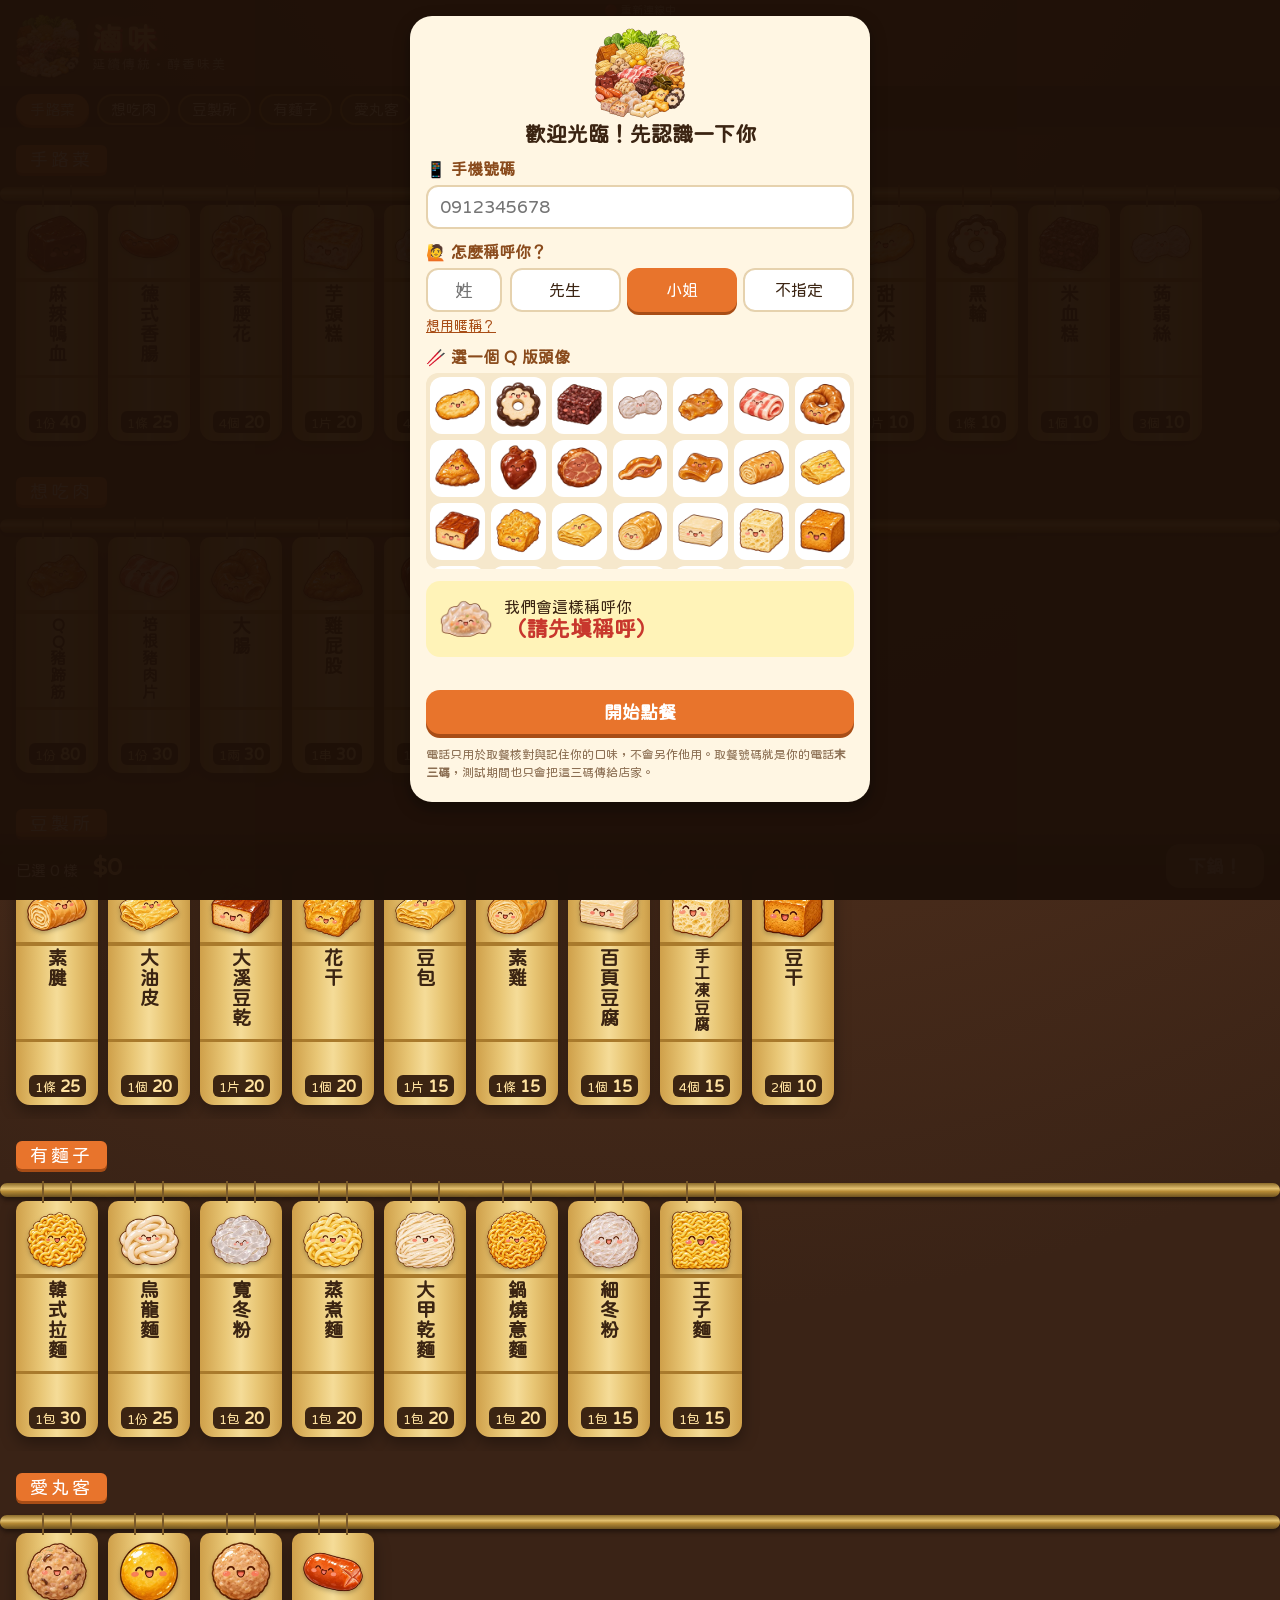
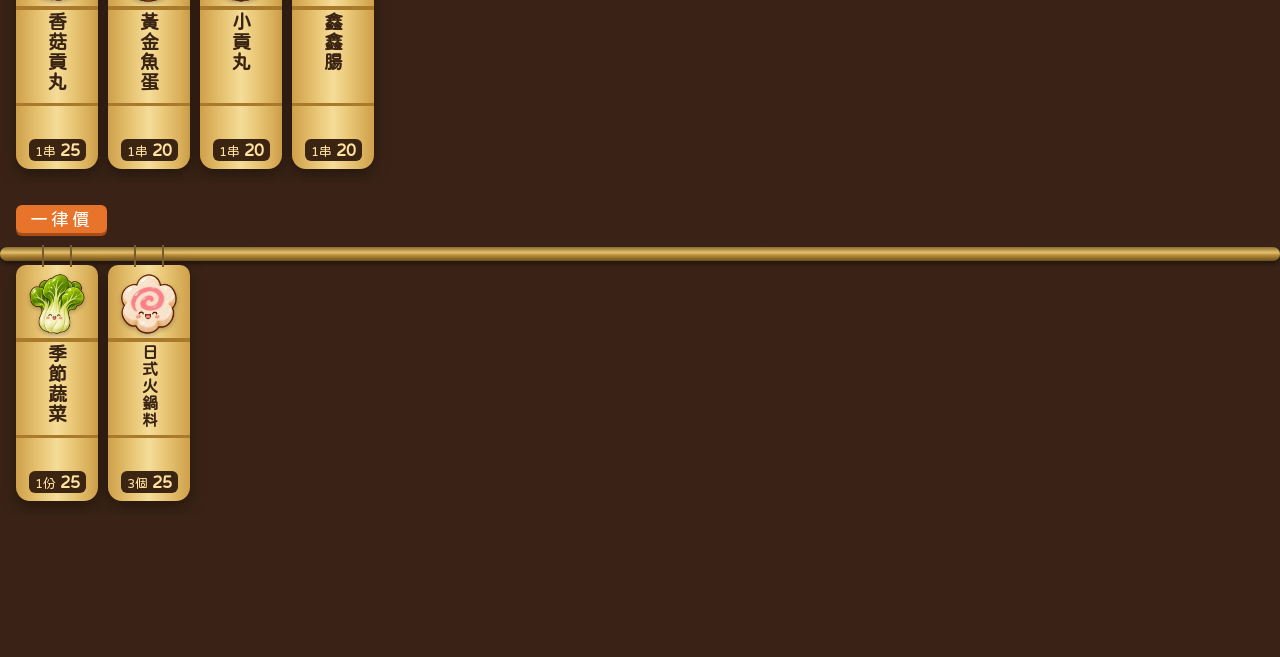
<file: index.html>
<!doctype html>
<html lang="zh-Hant">
<head>
  <meta charset="utf-8">
  <meta name="viewport" content="width=device-width, initial-scale=1, viewport-fit=cover">
  <title>滷味點餐</title>
  <meta name="theme-color" content="#3a2316">
  <link rel="preconnect" href="https://fonts.googleapis.com">
  <link rel="preconnect" href="https://fonts.gstatic.com" crossorigin>
  <link href="https://fonts.googleapis.com/css2?family=Huninn&display=swap" rel="stylesheet">
  <link rel="stylesheet" href="css/style.css">
  <script src="https://cdnjs.cloudflare.com/ajax/libs/gsap/3.12.5/gsap.min.js"></script>
</head>
<body>
  <div class="conn" id="conn">⚪ 連線中</div>

  <main id="menuView">
    <header class="sign">
      <img src="assets/props/hero.webp" alt="">
      <div><h1>滷味</h1><p>延續傳統・醇香味美</p></div>
      <button class="me hidden" id="meBtn"></button>
    </header>
    <button class="my-btn hidden" id="myBtn"></button>
    <div class="edit-bar hidden" id="editBar"><span id="editTxt"></span><button id="cancelEdit">取消修改</button></div>
    <nav class="tabs" id="tabs"></nav>
    <section class="wall" id="wall"></section>
    <div class="bar">
      <div class="sum"><span class="bowl-lbl" id="bowlLbl"></span>已選 <span id="cnt">0</span> 樣　<b>$<span id="tot">0</span></b><small id="allTot"></small></div>
      <button class="btn" id="goBtn" disabled>下鍋！</button>
    </div>
  </main>

  <main id="waitView" class="wait hidden"></main>

  <div class="sheet-bg hidden" id="sheetBg"><div class="sheet" id="sheet"></div></div>
  <div class="toast hidden" id="toast"></div>
  <div class="login hidden" id="login"></div>

  <script type="module" src="js/customer.js"></script>
</body>
</html>
</file>
<file: css/style.css>
:root {
  --wood: #3a2316;
  --wood-2: #4d2f1d;
  --bamboo: #e8c675;
  --bamboo-2: #cfa04a;
  --bamboo-node: #a97a2c;
  --ink: #3b2412;
  --orange: #e8742c;
  --red: #c8372d;
  --cream: #fff6e3;
  --blue: #1d4f9c;
  --green: #4f9a3a;
  --shadow: 0 6px 16px rgba(0, 0, 0, .35);
}
* { box-sizing: border-box; -webkit-tap-highlight-color: transparent; }
html, body { margin: 0; }
body {
  font-family: 'Huninn', 'Noto Sans TC', system-ui, sans-serif;
  background: var(--wood) radial-gradient(circle at 50% -10%, #6b4026 0, transparent 60%);
  color: var(--cream);
  min-height: 100vh;
  overscroll-behavior-y: none;
}
button { font-family: inherit; cursor: pointer; }
.hidden { display: none !important; }

/* ── 招牌 ── */
.sign {
  display: flex; align-items: center; gap: 12px;
  padding: 14px 16px 8px;
}
.sign img { width: 64px; height: 64px; filter: drop-shadow(0 3px 4px rgba(0,0,0,.4)); }
.sign h1 { margin: 0; font-size: 30px; letter-spacing: 4px; color: #ffd98a; text-shadow: 2px 2px 0 var(--red), 0 0 12px rgba(255,180,80,.4); }
.sign p { margin: 2px 0 0; font-size: 13px; opacity: .8; letter-spacing: 2px; }
.sign > div { flex: 1; min-width: 0; }
.me {
  flex: none; max-width: 42%; border: 0; border-radius: 14px; padding: 4px 8px; background: rgba(255,255,255,.1);
  color: var(--cream); display: flex; flex-direction: column; align-items: center; font-size: 13px; line-height: 1.2;
  box-shadow: inset 0 0 0 2px rgba(255,217,138,.5);
}
.me img { width: 40px; height: 40px; }
.me span { max-width: 100%; overflow: hidden; text-overflow: ellipsis; white-space: nowrap; font-weight: 700; }
.me small { opacity: .7; font-size: 11px; }

/* ── 登入（認識一下） ── */
.login { position: fixed; inset: 0; z-index: 75; overflow-y: auto; background: rgba(30, 16, 8, .96); padding: 16px; }
.login-card { max-width: 460px; margin: 0 auto; background: var(--cream); color: var(--ink); border-radius: 22px; padding: 18px 16px 20px; box-shadow: var(--shadow); }
.login-hero { display: block; width: 90px; margin: -6px auto 4px; }
.login-card h2 { margin: 0 0 10px; text-align: center; font-size: 21px; }
.login-card label { display: block; margin: 14px 0 6px; font-weight: 700; color: #8a4b1c; }
.login-card input {
  width: 100%; border: 2px solid #e6d2ae; border-radius: 12px; padding: 10px 12px; font: inherit; font-size: 18px; color: var(--ink); background: #fff;
}
.login-card input:focus { outline: none; border-color: var(--orange); }
.name-row { display: flex; gap: 8px; }
.name-row input { width: 76px; flex: none; text-align: center; }
.seg { flex: 1; display: grid; grid-template-columns: repeat(3, 1fr); gap: 6px; }
.seg button { border: 0; border-radius: 12px; background: #fff; box-shadow: inset 0 0 0 2px #e6d2ae; font-size: 16px; color: var(--ink); }
.seg button.on { background: var(--orange); color: #fff; box-shadow: 0 3px 0 #a84d16; }
.login-card .link { margin-top: 6px; border: 0; background: none; color: #a84d16; text-decoration: underline; font-size: 14px; padding: 0; }
.av-grid { display: grid; grid-template-columns: repeat(auto-fill, minmax(52px, 1fr)); gap: 6px; max-height: 196px; overflow-y: auto; padding: 4px; background: #f6e8cc; border-radius: 12px; }
.av-grid button { border: 0; border-radius: 12px; background: #fff; padding: 3px; aspect-ratio: 1; }
.av-grid button img { width: 100%; height: 100%; object-fit: contain; }
.av-grid button.on { box-shadow: 0 0 0 3px var(--orange); background: #fff1e3; }
.call-preview { display: flex; align-items: center; gap: 10px; margin-top: 12px; padding: 10px 12px; border-radius: 14px; background: #fff3b8; }
.call-preview img { width: 56px; height: 56px; }
.call-preview b { display: block; font-size: 22px; color: var(--red); }
.login-card .err { min-height: 1.2em; margin: 8px 0 0; color: var(--red); font-size: 14px; text-align: center; }
.login-card .btn { display: block; width: 100%; margin-top: 8px; }
.login-card .privacy { margin: 12px 0 0; font-size: 12px; color: #8b6e52; line-height: 1.5; }

/* 叫號稱呼（客人票卡、業者卡片） */
.who { display: flex; align-items: center; justify-content: center; gap: 6px; margin: 4px 0 6px; font-size: 20px; font-weight: 700; color: var(--ink); }
.who img { width: 40px; height: 40px; }
.card .who { justify-content: flex-start; flex-wrap: wrap; font-size: 22px; margin: 2px 0 6px; }
.card .who small { margin-left: auto; font-size: 14px; font-weight: 400; color: #8b6e52; }
.card .who small b { font-size: 18px; color: var(--ink); letter-spacing: 2px; }
.auto-call { font-size: 14px; display: flex; align-items: center; gap: 6px; }
.auto-call input { width: 18px; height: 18px; }

/* ── 分類籤 ── */
.tabs {
  position: sticky; top: 0; z-index: 20;
  display: flex; gap: 8px; overflow-x: auto; padding: 8px 16px 10px;
  background: linear-gradient(var(--wood) 80%, transparent);
  scrollbar-width: none;
}
.tabs::-webkit-scrollbar { display: none; }
.tabs button {
  flex: none; border: 0; border-radius: 999px; padding: 7px 14px;
  background: var(--wood-2); color: var(--cream); font-size: 15px;
  box-shadow: inset 0 0 0 2px var(--bamboo-node);
}
.tabs button.on { background: var(--orange); box-shadow: 0 3px 0 #a84d16; }

/* ── 竹牌牆 ── */
.wall { padding-bottom: 120px; }
.row { margin: 10px 0 22px; scroll-margin-top: 56px; }
.row-title {
  display: inline-block; margin: 0 16px 4px; padding: 4px 14px;
  background: var(--orange); color: #fff; border-radius: 6px; font-size: 18px; letter-spacing: 3px;
  box-shadow: 0 3px 0 #a84d16;
}
.rack { position: relative; overflow-x: auto; overflow-y: hidden; scrollbar-width: none; padding: 0 0 14px; }
.rack::-webkit-scrollbar { display: none; }
.pole {
  position: absolute; left: 0; top: 10px; height: 14px; min-width: 100%;
  background: linear-gradient(#8a6a2a, #e2c070 40%, #b58a35 60%, #6d5220);
  border-radius: 7px; box-shadow: 0 3px 4px rgba(0,0,0,.4);
}
.slats { position: relative; display: flex; gap: 10px; padding: 0 16px; width: max-content; }
.slat {
  position: relative; width: 82px; height: 236px; margin-top: 28px; padding: 6px 4px 8px;
  border: 0; border-radius: 10px 10px 14px 14px;
  background:
    linear-gradient(transparent 31%, var(--bamboo-node) 31%, var(--bamboo-node) 32.5%, transparent 32.5%, transparent 72%, var(--bamboo-node) 72%, var(--bamboo-node) 73.5%, transparent 73.5%),
    linear-gradient(90deg, var(--bamboo-2), var(--bamboo) 30%, #f5dc98 50%, var(--bamboo) 70%, var(--bamboo-2));
  color: var(--ink); box-shadow: var(--shadow);
  display: flex; flex-direction: column; align-items: center;
  transform-origin: 50% -22px;
}
.slat::before, .slat::after { /* 吊繩 */
  content: ''; position: absolute; top: -20px; width: 2px; height: 22px; background: #7a5a2a;
}
.slat::before { left: 26px; } .slat::after { right: 26px; }
.slat img { width: 66px; height: 66px; object-fit: contain; filter: drop-shadow(0 2px 2px rgba(0,0,0,.25)); }
.slat .nm {
  writing-mode: vertical-rl; text-orientation: upright;
  font-size: 19px; font-weight: 700; letter-spacing: 1px; margin-top: 6px; flex: 1;
  display: flex; align-items: center; line-height: 1.1;
}
.slat .nm.long { font-size: 16px; }
.slat .pr { font-size: 13px; background: var(--ink); color: #ffe2a0; border-radius: 6px; padding: 2px 6px; white-space: nowrap; }
.slat .pr b { font-size: 16px; }
.slat .knot {
  position: absolute; top: -8px; right: -6px; min-width: 28px; height: 28px; border-radius: 50%;
  background: var(--red); color: #fff; font-size: 15px; font-weight: 700;
  display: grid; place-items: center; box-shadow: 0 2px 0 #7d1c15, 0 0 0 3px #ffd98a;
}
.slat.picked { box-shadow: 0 0 0 3px #ffd98a, var(--shadow); }
.slat .minus { /* 減一份：左側中段空白竹面，不擋字、不撞隔壁竹牌的數量 */
  position: absolute; top: 58%; left: -9px; width: 30px; height: 30px; border-radius: 50%;
  background: var(--cream); color: var(--red); font-size: 22px; font-weight: 700; line-height: 1;
  display: grid; place-items: center; box-shadow: 0 2px 0 #b9a07a, 0 0 0 3px var(--red);
}
.slat .minus::after { content: ''; position: absolute; inset: -10px; } /* 放大觸控範圍 */

/* ── 我的訂單按鈕（竹牌頁） ── */
.my-btn {
  display: block; margin: 0 16px 6px; width: calc(100% - 32px); border: 0; border-radius: 12px;
  padding: 10px; font-size: 16px; font-weight: 700; color: var(--ink); background: #ffd98a; box-shadow: 0 3px 0 #b08a3a;
}
.my-btn.ready { background: var(--green); color: #fff; box-shadow: 0 3px 0 #2e6421; animation: flash 1s ease-in-out infinite; }

/* ── 底部購物列 ── */
.bar {
  position: fixed; left: 0; right: 0; bottom: 0; z-index: 30;
  display: flex; align-items: center; gap: 12px;
  padding: 12px 16px calc(12px + env(safe-area-inset-bottom));
  background: linear-gradient(transparent, rgba(20,10,4,.95) 30%);
}
.bar .sum { flex: 1; font-size: 15px; }
.bar .sum b { font-size: 24px; color: #ffd98a; }
.btn {
  border: 0; border-radius: 14px; padding: 12px 22px; font-size: 18px; font-weight: 700;
  background: var(--orange); color: #fff; box-shadow: 0 4px 0 #a84d16;
}
.btn:active { transform: translateY(3px); box-shadow: 0 1px 0 #a84d16; }
.btn:disabled { background: #7c6656; box-shadow: none; opacity: .7; }
.btn.ghost { background: transparent; color: var(--cream); box-shadow: inset 0 0 0 2px var(--cream); }
.btn.ghost.dark { color: var(--ink); box-shadow: inset 0 0 0 2px var(--ink); }
.btn.green { background: var(--green); box-shadow: 0 4px 0 #2e6421; }
.btn.blue { background: var(--blue); box-shadow: 0 4px 0 #0e2f63; }

/* ── 下拉面板 ── */
.sheet-bg { position: fixed; inset: 0; z-index: 40; background: rgba(0,0,0,.55); display: flex; align-items: flex-end; justify-content: center; }
.sheet {
  width: 100%; max-width: 520px; max-height: 92vh; overflow-y: auto;
  background: var(--cream); color: var(--ink); border-radius: 22px 22px 0 0;
  padding: 18px 16px calc(18px + env(safe-area-inset-bottom));
}
.sheet h2 { margin: 4px 0 12px; font-size: 20px; }
.sheet h3 { margin: 16px 0 8px; font-size: 16px; color: #8a4b1c; }
.line { display: flex; align-items: center; gap: 10px; padding: 6px 0; border-bottom: 1px dashed #e0c9a0; }
.line img { width: 44px; height: 44px; }
.line .t { flex: 1; } .line .t small { display: block; color: #8b6e52; }
.qty { display: flex; align-items: center; gap: 6px; }
.qty button { width: 32px; height: 32px; border-radius: 50%; border: 0; background: var(--orange); color: #fff; font-size: 20px; line-height: 1; }
.qty span { min-width: 22px; text-align: center; font-weight: 700; }

.toppings { display: grid; grid-template-columns: repeat(3, 1fr); gap: 10px; }
.top {
  border: 0; border-radius: 16px; padding: 8px 4px; background: #fff; color: var(--ink);
  box-shadow: inset 0 0 0 2px #e6d2ae; font-size: 15px;
  display: flex; flex-direction: column; align-items: center; gap: 2px;
}
.top img { width: 72px; height: 72px; transition: filter .2s, transform .2s; }
.top.off img { filter: grayscale(1) opacity(.45); }
.top.on { box-shadow: inset 0 0 0 3px var(--green); }
.top.spicy.on { box-shadow: inset 0 0 0 3px var(--red); }
.top small { color: #8b6e52; }
.dots { display: flex; gap: 4px; }
.dots i { width: 10px; height: 10px; border-radius: 50%; background: #e6d2ae; }
.dots i.on { background: var(--red); }

.pay { display: grid; grid-template-columns: 1fr 1fr; gap: 10px; }
.pay button { border: 0; border-radius: 14px; padding: 12px 6px; background: #fff; box-shadow: inset 0 0 0 2px #e6d2ae; font-size: 16px; color: var(--ink); }
.pay button.on { box-shadow: inset 0 0 0 3px var(--orange); background: #fff1e3; font-weight: 700; }
.sheet .foot { display: flex; align-items: center; gap: 10px; margin-top: 18px; }
.sheet .foot .sum { flex: 1; font-size: 15px; } .sheet .foot .sum b { font-size: 24px; color: var(--red); }

/* 同一張單多碗：分頁 */
.bowl-tabs { display: flex; gap: 8px; overflow-x: auto; padding: 2px 2px 10px; margin-bottom: 4px; scrollbar-width: none; }
.bowl-tabs .bt {
  flex: none; border: 0; border-radius: 12px; padding: 8px 12px; font-size: 15px; line-height: 1.2;
  background: #fff; color: var(--ink); box-shadow: inset 0 0 0 2px #e6d2ae;
}
.bowl-tabs .bt small { display: block; color: #8b6e52; }
.bowl-tabs .bt.on { background: var(--orange); color: #fff; box-shadow: 0 3px 0 #a84d16; }
.bowl-tabs .bt.on small { color: #ffe9d2; }
.bowl-tabs .bt.add { background: #fff6e3; box-shadow: inset 0 0 0 2px var(--orange); color: #a84d16; font-size: 13px; }
.sheet .empty { color: #8b6e52; text-align: center; margin: 14px 0; }
.sheet .more { width: 100%; margin-top: 10px; font-size: 16px; padding: 10px; }
.note-box {
  width: 100%; border: 2px solid #e6d2ae; border-radius: 12px; padding: 10px; font: inherit; font-size: 16px;
  color: var(--ink); background: #fff; resize: none;
}
.note-box:focus { outline: none; border-color: var(--orange); }
.chips { display: flex; flex-wrap: wrap; gap: 6px; margin-top: 8px; }
.chips button { border: 0; border-radius: 999px; padding: 6px 12px; background: #f3e2c2; color: var(--ink); font-size: 14px; }
.link-del { display: block; margin: 12px auto 0; border: 0; background: none; color: var(--red); font-size: 14px; text-decoration: underline; }
.pay-info { margin: 0; padding: 10px 12px; background: #fff; border-radius: 12px; }

.bowl-lbl { color: #ffd98a; font-weight: 700; }
.bar .sum small { display: block; font-size: 13px; opacity: .85; }
.edit-bar {
  display: flex; align-items: center; gap: 10px; margin: 0 16px 6px; padding: 8px 12px; border-radius: 12px;
  background: #ffe08a; color: #5a3d00; font-weight: 700;
}
.edit-bar span { flex: 1; }
.edit-bar button { border: 0; border-radius: 8px; padding: 6px 10px; background: #5a3d00; color: #fff; font-size: 14px; }
.toast {
  position: fixed; left: 50%; top: 14px; z-index: 80; transform: translateX(-50%); width: max-content; max-width: calc(100% - 32px);
  padding: 10px 16px; border-radius: 12px; background: rgba(20, 10, 4, .92); color: #fff; font-size: 15px; box-shadow: var(--shadow);
}

.paylist { display: grid; gap: 10px; }
.paylist button { border: 0; border-radius: 14px; padding: 14px; font-size: 17px; color: #fff; font-weight: 700; }
.test-tag { display: inline-block; background: #ffe08a; color: #6b4a00; border-radius: 6px; padding: 2px 8px; font-size: 12px; margin-left: 6px; }

/* ── 動畫舞台 ── */
.stage {
  position: fixed; inset: 0; z-index: 50; overflow: hidden;
  background: radial-gradient(circle at 50% 60%, #6b4026, var(--wood) 70%);
  display: flex; flex-direction: column; align-items: center; justify-content: center;
}
.stage .cap { position: absolute; top: 12%; width: 100%; padding: 0 16px; line-height: 1.4; text-align: center; font-size: 26px; color: #ffd98a; text-shadow: 2px 2px 0 var(--red); letter-spacing: 3px; }
.stage .skip { position: absolute; right: 16px; bottom: calc(16px + env(safe-area-inset-bottom)); padding: 8px 14px; font-size: 14px; }
.vessel { position: absolute; aspect-ratio: 1; }
.vessel img { position: absolute; inset: 0; width: 100%; height: 100%; pointer-events: none; }
/* 食材層自成一組（z-index:1），裡面再怎麼排前後，都在前層碗壁／網子（z-index:2）後面 */
.v-food { position: absolute; inset: 0; z-index: 1; }
.vessel .v-front { z-index: 2; }
.vessel .jar { position: absolute; inset: auto; left: 37%; top: -46%; width: 27%; height: auto; z-index: 3; }
.v-food img, .v-food i { position: absolute; }
.v-food img { width: auto; height: auto; aspect-ratio: 1; }
.steam { position: absolute; width: 18px; height: 60px; border-radius: 50%; background: rgba(255,255,255,.5); filter: blur(6px); }
.spark { position: absolute; width: 12px; height: 12px; background: #ffe9a0; border-radius: 50%; box-shadow: 0 0 12px #fff3c4; }
.bit { position: absolute; border-radius: 50%; }
.bit.scallion { width: 9px; height: 9px; border: 3px solid #5bb540; background: #d6f0a8; }
.bit.chili { width: 5px; height: 5px; background: #d22b16; }

/* ── 等候畫面 ── */
.wait { padding: 24px 16px 140px; max-width: 520px; margin: 0 auto; text-align: center; }
.ticket {
  background: var(--cream); color: var(--ink); border-radius: 20px; padding: 18px 16px; box-shadow: var(--shadow);
  position: relative;
}
.ticket + .ticket { margin-top: 14px; }
.ticket.done { box-shadow: 0 0 0 4px var(--green), var(--shadow); }
.ticket .btn { margin-top: 12px; width: 100%; }
.wait-top { display: flex; justify-content: flex-end; margin-bottom: 14px; }
.wait-top .btn { width: 100%; }
.ticket .no { font-size: 15px; color: #8b6e52; }
.ticket .nb { display: inline-block; margin-bottom: 4px; background: var(--orange); color: #fff; border-radius: 999px; padding: 1px 10px; font-size: 13px; }
.bowl-sum { margin-top: 10px; padding-top: 8px; border-top: 1px dashed #e0c9a0; }
.bowl-sum .bh, .bowl-box .bh { font-weight: 700; color: #8a4b1c; }
.bowl-sum .mini { margin-top: 6px; }
.note { margin-top: 6px; padding: 6px 10px; border-radius: 8px; background: #fff3b8; color: #5a3d00; font-size: 15px; text-align: left; word-break: break-all; }
.ticket .hint { margin-top: 4px; font-size: 12px; color: #8b6e52; }
.ticket .no b { display: block; font-size: 64px; line-height: 1.1; color: var(--red); letter-spacing: 4px; }
.status { margin: 14px 0 6px; font-size: 20px; font-weight: 700; }
.ring { width: 124px; height: 124px; margin: 6px auto; position: relative; }
.ring svg { transform: rotate(-90deg); }
.ring .left { position: absolute; inset: 0; display: grid; place-items: center; font-size: 30px; font-weight: 700; color: var(--ink); }
.ring .left small { display: block; font-size: 13px; color: #8b6e52; font-weight: 400; }
.mini { display: flex; flex-wrap: wrap; justify-content: center; gap: 6px; margin-top: 10px; }
.mini span { background: #f3e2c2; border-radius: 999px; padding: 3px 10px; font-size: 14px; }
.bob { width: 150px; margin: 12px auto 0; display: block; }
.paybadge { display: inline-block; border-radius: 6px; padding: 2px 8px; font-size: 13px; color: #fff; }
.paybadge.paid { background: var(--green); } .paybadge.unpaid { background: var(--red); }
.conn { position: fixed; top: 4px; left: 50%; transform: translateX(-50%); z-index: 60; font-size: 11px; opacity: .6; white-space: nowrap; }

/* ── 業者端 ── */
.admin { padding: 12px 12px 40px; }
.admin header { display: flex; align-items: center; gap: 12px; flex-wrap: wrap; margin-bottom: 12px; }
.admin header h1 { margin: 0; font-size: 24px; color: #ffd98a; flex: 1; }
.qr { background: #fff; padding: 6px; border-radius: 10px; color: var(--ink); text-align: center; font-size: 12px; }
.qr canvas, .qr img { display: block; width: 96px; height: 96px; }
.board { display: grid; grid-template-columns: repeat(3, minmax(0, 1fr)); gap: 12px; align-items: start; }
@media (max-width: 900px) { .board { grid-template-columns: 1fr; } }
.col h2 { margin: 0 0 8px; font-size: 18px; padding: 6px 12px; border-radius: 10px; background: var(--wood-2); }
.col h2 span { float: right; background: var(--orange); border-radius: 999px; padding: 0 10px; }
.card { background: var(--cream); color: var(--ink); border-radius: 16px; padding: 12px; margin-bottom: 12px; box-shadow: var(--shadow); }
.card.fresh { animation: flash 1s ease-in-out 4; }
@keyframes flash { 50% { box-shadow: 0 0 0 5px #ffd98a, var(--shadow); } }
.card .hd { display: flex; align-items: baseline; gap: 8px; }
.card .hd b { font-size: 34px; color: var(--red); }
.card .hd .tm { flex: 1; color: #8b6e52; font-size: 13px; }
.bowl-box { margin-top: 8px; padding: 8px 10px; border-radius: 12px; background: #fbefd6; }
.bowl-box .note { font-size: 18px; font-weight: 700; }
.paybadge.refund { background: #8a4b1c; }
.paybadge.edited { background: #b8860b; margin-left: 6px; }
.card ul { list-style: none; margin: 8px 0; padding: 0; font-size: 18px; }
.card li { display: flex; align-items: center; gap: 6px; padding: 2px 0; }
.card li img { width: 30px; height: 30px; }
.card li b { margin-left: auto; }
.tags { display: flex; flex-wrap: wrap; gap: 6px; margin: 6px 0; }
.tag { border-radius: 8px; padding: 4px 10px; font-size: 17px; font-weight: 700; color: #fff; }
.tag.spice { background: var(--red); } .tag.mild { background: #8b6e52; }
.tag.yes { background: var(--green); }
.card .acts { display: flex; flex-wrap: wrap; gap: 8px; margin-top: 8px; }
.card .acts .btn { padding: 12px 16px; font-size: 18px; flex: 1 0 auto; white-space: nowrap; }
.card .eta { font-size: 18px; font-weight: 700; margin: 6px 0; }
.card .eta.late { color: var(--red); }
.start { position: fixed; inset: 0; z-index: 70; background: rgba(0,0,0,.8); display: grid; place-items: center; text-align: center; }
</file>
